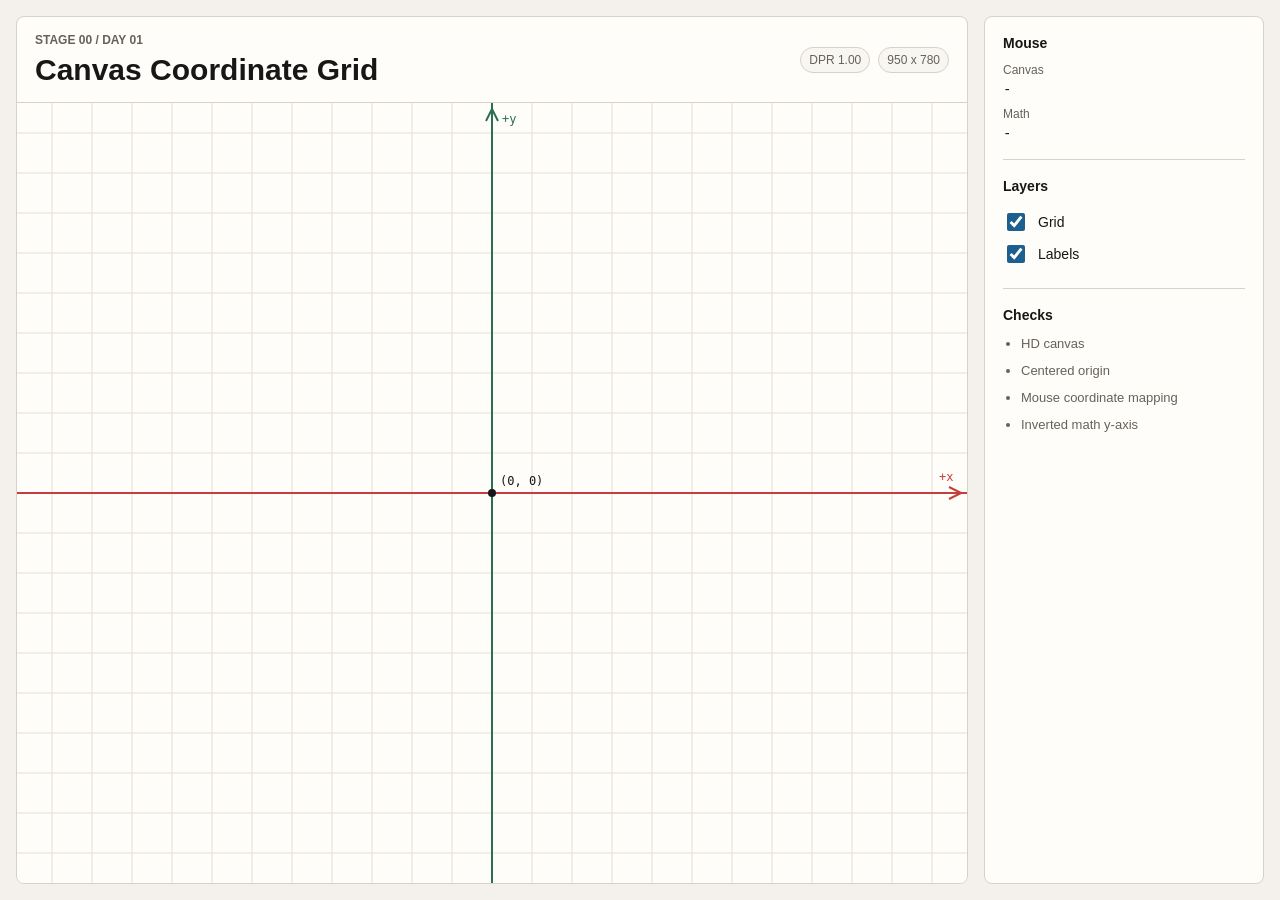
<file: 00-canvas-math-visualizer/01-canvas-coordinate-grid/index.html>
<!DOCTYPE html>
<html lang="zh-CN">
<head>
  <meta charset="UTF-8">
  <meta name="viewport" content="width=device-width, initial-scale=1.0">
  <title>Day 01 - Canvas Coordinate Grid</title>
  <link rel="stylesheet" href="./styles.css">
</head>
<body>
  <main class="app-shell">
    <section class="canvas-stage" aria-labelledby="demo-title">
      <div class="stage-header">
        <div>
          <p class="eyebrow">Stage 00 / Day 01</p>
          <h1 id="demo-title">Canvas Coordinate Grid</h1>
        </div>
        <div class="status-line" aria-live="polite">
          <span id="dprText">DPR 1</span>
          <span id="sizeText">0 x 0</span>
        </div>
      </div>

      <canvas id="mathCanvas" aria-label="Canvas coordinate grid"></canvas>
    </section>

    <aside class="debug-panel" aria-label="Debug values">
      <section>
        <h2>Mouse</h2>
        <dl class="value-list">
          <div>
            <dt>Canvas</dt>
            <dd id="canvasPoint">-</dd>
          </div>
          <div>
            <dt>Math</dt>
            <dd id="mathPoint">-</dd>
          </div>
        </dl>
      </section>

      <section>
        <h2>Layers</h2>
        <label class="toggle-row">
          <input id="gridToggle" type="checkbox" checked>
          <span>Grid</span>
        </label>
        <label class="toggle-row">
          <input id="labelToggle" type="checkbox" checked>
          <span>Labels</span>
        </label>
      </section>

      <section>
        <h2>Checks</h2>
        <ul class="check-list">
          <li>HD canvas</li>
          <li>Centered origin</li>
          <li>Mouse coordinate mapping</li>
          <li>Inverted math y-axis</li>
        </ul>
      </section>
    </aside>
  </main>

  <script type="module" src="./src/main.js"></script>
</body>
</html>
</file>
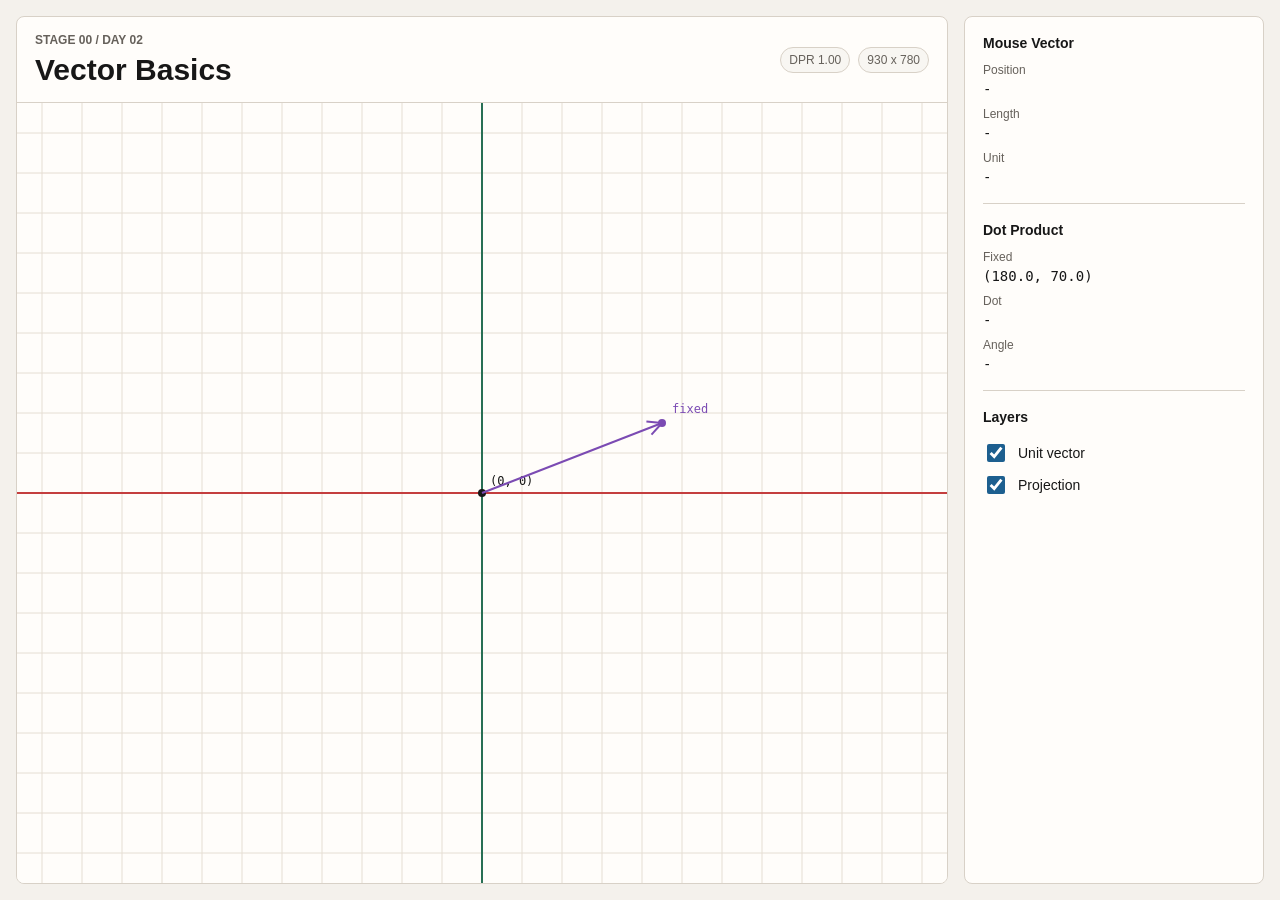
<file: 00-canvas-math-visualizer/02-vector-basics/index.html>
<!DOCTYPE html>
<html lang="zh-CN">
<head>
  <meta charset="UTF-8">
  <meta name="viewport" content="width=device-width, initial-scale=1.0">
  <title>Day 02 - Vector Basics</title>
  <link rel="stylesheet" href="./styles.css">
</head>
<body>
  <main class="app-shell">
    <section class="canvas-stage" aria-labelledby="demo-title">
      <div class="stage-header">
        <div>
          <p class="eyebrow">Stage 00 / Day 02</p>
          <h1 id="demo-title">Vector Basics</h1>
        </div>
        <div class="status-line" aria-live="polite">
          <span id="dprText">DPR 1</span>
          <span id="sizeText">0 x 0</span>
        </div>
      </div>

      <canvas id="vectorCanvas" aria-label="Vector visualizer"></canvas>
    </section>

    <aside class="debug-panel" aria-label="Vector debug values">
      <section>
        <h2>Mouse Vector</h2>
        <dl class="value-list">
          <div>
            <dt>Position</dt>
            <dd id="mouseVectorText">-</dd>
          </div>
          <div>
            <dt>Length</dt>
            <dd id="lengthText">-</dd>
          </div>
          <div>
            <dt>Unit</dt>
            <dd id="unitText">-</dd>
          </div>
        </dl>
      </section>

      <section>
        <h2>Dot Product</h2>
        <dl class="value-list">
          <div>
            <dt>Fixed</dt>
            <dd id="fixedVectorText">-</dd>
          </div>
          <div>
            <dt>Dot</dt>
            <dd id="dotText">-</dd>
          </div>
          <div>
            <dt>Angle</dt>
            <dd id="angleText">-</dd>
          </div>
        </dl>
      </section>

      <section>
        <h2>Layers</h2>
        <label class="toggle-row">
          <input id="unitToggle" type="checkbox" checked>
          <span>Unit vector</span>
        </label>
        <label class="toggle-row">
          <input id="projectionToggle" type="checkbox" checked>
          <span>Projection</span>
        </label>
      </section>
    </aside>
  </main>

  <script type="module" src="./src/main.js"></script>
</body>
</html>
</file>
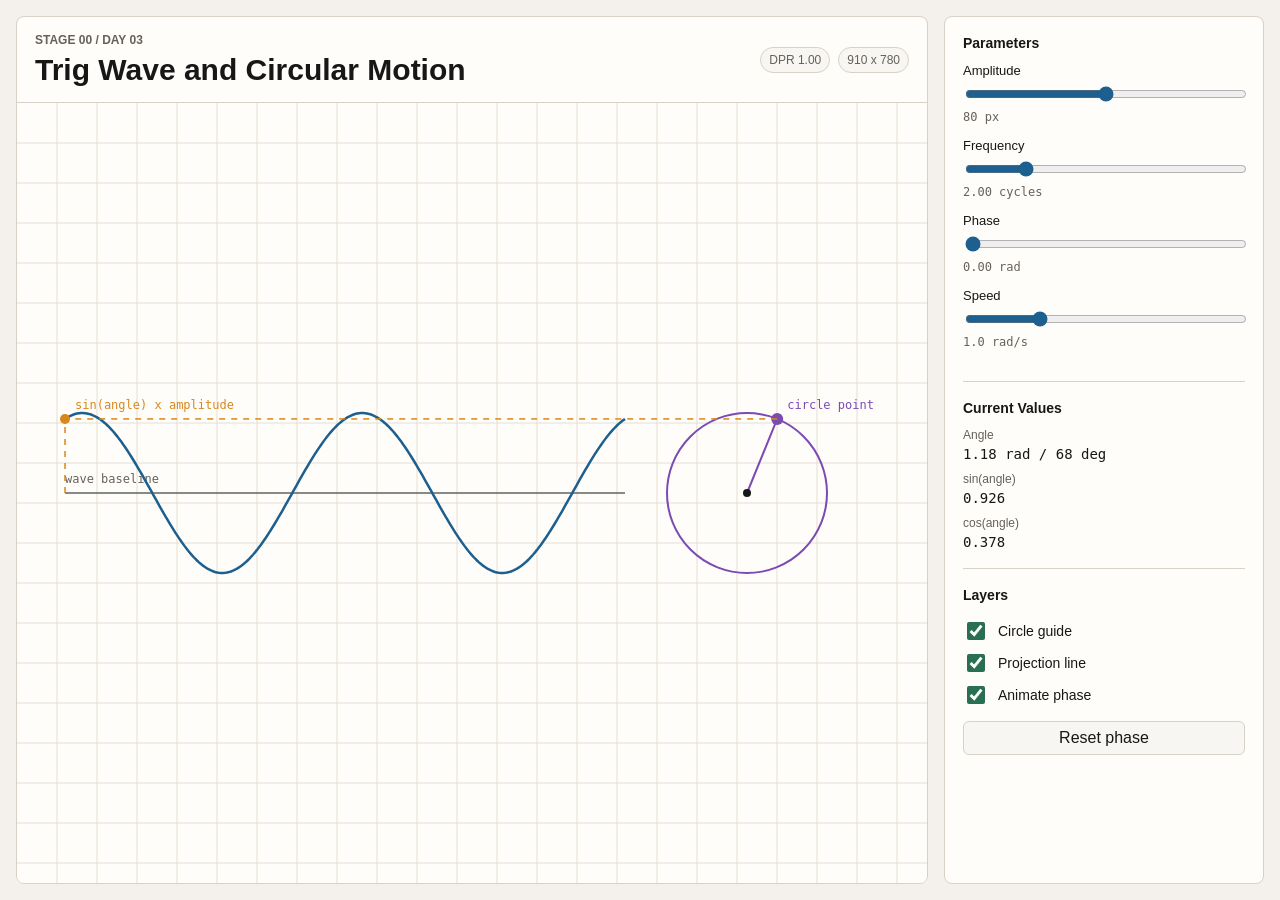
<file: 00-canvas-math-visualizer/03-trig-wave-circular-motion/index.html>
<!DOCTYPE html>
<html lang="zh-CN">
<head>
  <meta charset="UTF-8">
  <meta name="viewport" content="width=device-width, initial-scale=1.0">
  <title>Day 03 - Trig Wave and Circular Motion</title>
  <link rel="stylesheet" href="./styles.css">
</head>
<body>
  <main class="app-shell">
    <section class="canvas-stage" aria-labelledby="demo-title">
      <div class="stage-header">
        <div>
          <p class="eyebrow">Stage 00 / Day 03</p>
          <h1 id="demo-title">Trig Wave and Circular Motion</h1>
        </div>
        <div class="status-line" aria-live="polite">
          <span id="dprText">DPR 1</span>
          <span id="sizeText">0 x 0</span>
        </div>
      </div>

      <canvas id="waveCanvas" aria-label="Sine wave and circular motion visualizer"></canvas>
    </section>

    <aside class="debug-panel" aria-label="Wave controls and debug values">
      <section>
        <h2>Parameters</h2>
        <label class="control-row">
          <span>Amplitude</span>
          <input id="amplitudeInput" type="range" min="20" max="140" step="1" value="80">
          <output id="amplitudeValue">80 px</output>
        </label>
        <label class="control-row">
          <span>Frequency</span>
          <input id="frequencyInput" type="range" min="1" max="6" step="0.25" value="2">
          <output id="frequencyValue">2.00 cycles</output>
        </label>
        <label class="control-row">
          <span>Phase</span>
          <input id="phaseInput" type="range" min="0" max="6.283" step="0.01" value="0">
          <output id="phaseValue">0.00 rad</output>
        </label>
        <label class="control-row">
          <span>Speed</span>
          <input id="speedInput" type="range" min="0" max="4" step="0.1" value="1">
          <output id="speedValue">1.0 rad/s</output>
        </label>
      </section>

      <section>
        <h2>Current Values</h2>
        <dl class="value-list">
          <div>
            <dt>Angle</dt>
            <dd id="angleText">0.00 rad / 0 deg</dd>
          </div>
          <div>
            <dt>sin(angle)</dt>
            <dd id="sinText">0.000</dd>
          </div>
          <div>
            <dt>cos(angle)</dt>
            <dd id="cosText">1.000</dd>
          </div>
        </dl>
      </section>

      <section>
        <h2>Layers</h2>
        <label class="toggle-row">
          <input id="circleToggle" type="checkbox" checked>
          <span>Circle guide</span>
        </label>
        <label class="toggle-row">
          <input id="projectionToggle" type="checkbox" checked>
          <span>Projection line</span>
        </label>
        <label class="toggle-row">
          <input id="animateToggle" type="checkbox" checked>
          <span>Animate phase</span>
        </label>
        <button id="resetButton" type="button">Reset phase</button>
      </section>
    </aside>
  </main>

  <script type="module" src="./src/main.js"></script>
</body>
</html>
</file>
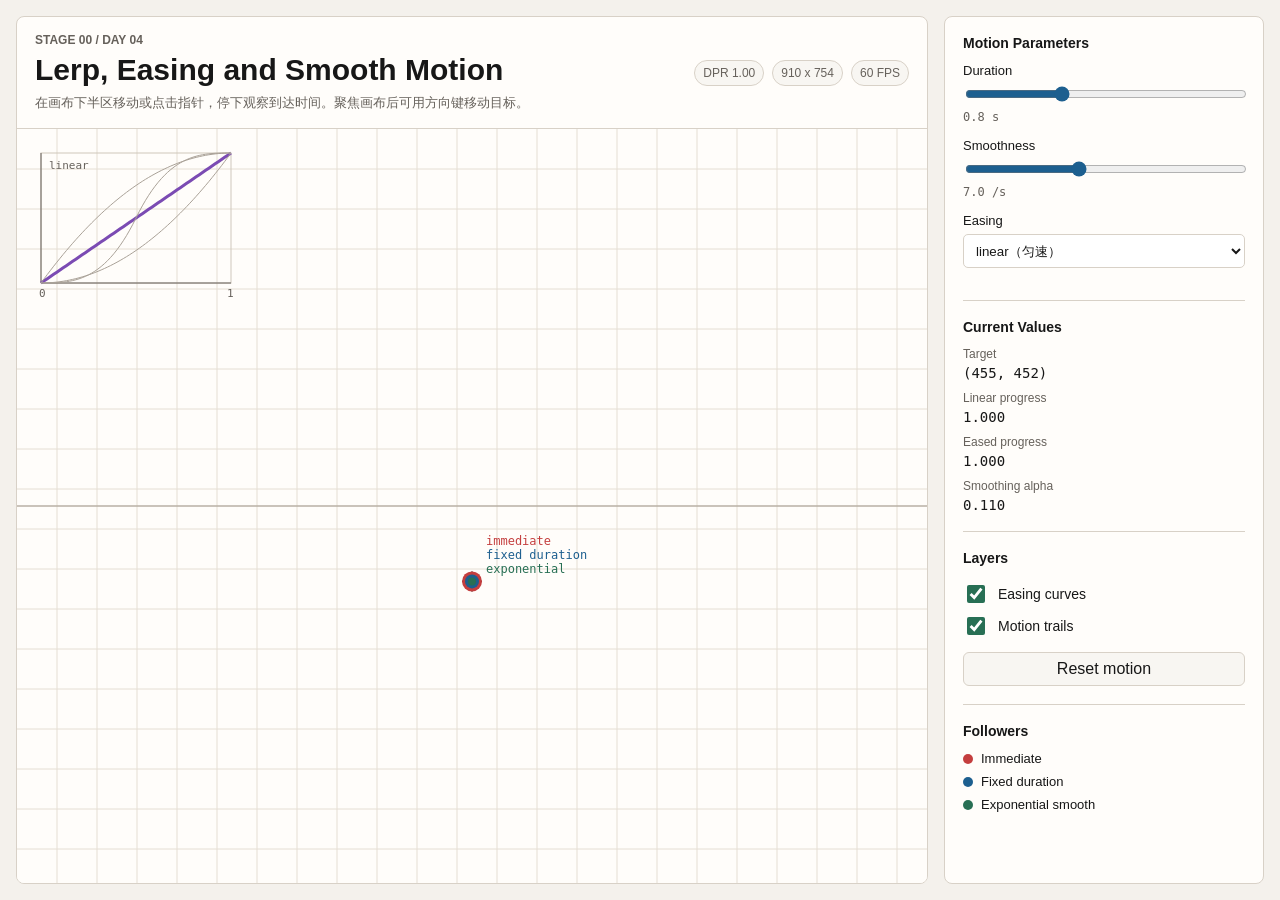
<file: 00-canvas-math-visualizer/04-lerp-easing-smooth-motion/index.html>
<!DOCTYPE html>
<html lang="zh-CN">
<head>
  <meta charset="UTF-8">
  <meta name="viewport" content="width=device-width, initial-scale=1.0">
  <title>Day 04 - Lerp, Easing and Smooth Motion</title>
  <link rel="stylesheet" href="./styles.css">
</head>
<body>
  <main class="app-shell">
    <section class="canvas-stage" aria-labelledby="demo-title">
      <div class="stage-header">
        <div>
          <p class="eyebrow">Stage 00 / Day 04</p>
          <h1 id="demo-title">Lerp, Easing and Smooth Motion</h1>
          <p class="stage-hint" id="motionHint">在画布下半区移动或点击指针，停下观察到达时间。聚焦画布后可用方向键移动目标。</p>
        </div>
        <div class="status-line">
          <span id="dprText">DPR 1</span>
          <span id="sizeText">0 x 0</span>
          <span id="fpsText">0 FPS</span>
        </div>
      </div>

      <canvas id="motionCanvas" tabindex="0" aria-describedby="motionHint" aria-label="Lerp、easing 和平滑跟随可视化">请使用支持 Canvas 的浏览器。右侧提供跟随点图例和实时数值。</canvas>
    </section>

    <aside class="debug-panel" aria-label="插值参数和调试数值">
      <section>
        <h2>Motion Parameters</h2>
        <label class="control-row">
          <span>Duration</span>
          <input id="durationInput" type="range" min="0.2" max="2" step="0.1" value="0.8">
          <output id="durationValue">0.8 s</output>
        </label>
        <label class="control-row">
          <span>Smoothness</span>
          <input id="smoothnessInput" type="range" min="1" max="16" step="0.5" value="7">
          <output id="smoothnessValue">7.0 /s</output>
        </label>
        <label class="control-row">
          <span>Easing</span>
          <select id="easingSelect">
            <option value="linear" selected>linear（匀速）</option>
            <option value="easeInQuad">ease-in</option>
            <option value="easeOutQuad">ease-out</option>
            <option value="easeInOutCubic">ease-in-out</option>
          </select>
        </label>
      </section>

      <section>
        <h2>Current Values</h2>
        <dl class="value-list">
          <div>
            <dt>Target</dt>
            <dd id="targetText">-</dd>
          </div>
          <div>
            <dt>Linear progress</dt>
            <dd id="progressText">0.000</dd>
          </div>
          <div>
            <dt>Eased progress</dt>
            <dd id="easedText">0.000</dd>
          </div>
          <div>
            <dt>Smoothing alpha</dt>
            <dd id="alphaText">0.000</dd>
          </div>
        </dl>
      </section>

      <section>
        <h2>Layers</h2>
        <label class="toggle-row">
          <input id="curvesToggle" type="checkbox" checked>
          <span>Easing curves</span>
        </label>
        <label class="toggle-row">
          <input id="trailsToggle" type="checkbox" checked>
          <span>Motion trails</span>
        </label>
        <button id="resetButton" type="button">Reset motion</button>
      </section>

      <section class="legend" aria-label="跟随点图例">
        <h2>Followers</h2>
        <p><span class="swatch swatch-immediate"></span>Immediate</p>
        <p><span class="swatch swatch-duration"></span>Fixed duration</p>
        <p><span class="swatch swatch-smooth"></span>Exponential smooth</p>
      </section>
    </aside>
  </main>

  <script type="module" src="./src/main.js"></script>
</body>
</html>
</file>
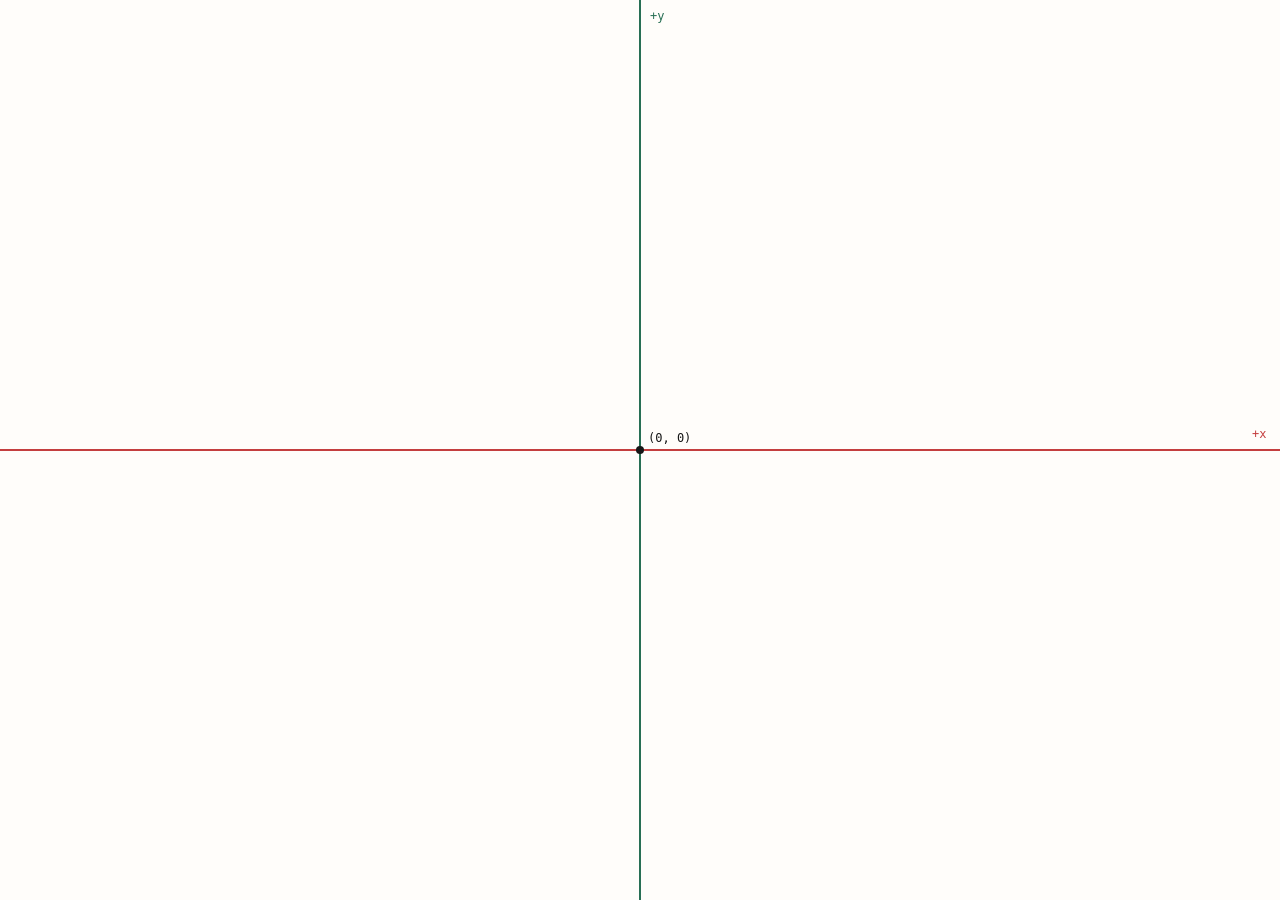
<file: 00-canvas-math-visualizer/01-canvas-coordinate-grid/demo/index.html>
<!DOCTYPE html>
<html lang="en">

<head>
    <meta charset="UTF-8">
    <meta name="viewport" content="width=device-width, initial-scale=1.0">
    <title>Document</title>
</head>

<body>
    <style>
        body {
            margin: 0;
            padding: 0;
        }

        canvas {
            display: block;
            width: 100vw;
            height: 100vh;
        }
    </style>

    <canvas id="mathCanvas"></canvas>

    <script>
        const canvas = document.querySelector('#mathCanvas')
        const ctx = canvas.getContext("2d");

        const state = {
            width: 0,
            height: 0,
            dpr: 1,
            mouse: null,
            showGrid: true,
            showLabels: true,
        };

        function render() {
            ctx.clearRect(0, 0, state.width, state.height);
            ctx.fillStyle = "#fffdfa";
            ctx.fillRect(0, 0, state.width, state.height);

            // drawGrid();
            drawAxes();
            drawMousePoint();
        }

        function resizeCanvas() {
            const rect = canvas.getBoundingClientRect();
            state.width = Math.floor(rect.width);
            state.height = Math.floor(rect.height);
            state.dpr = Math.max(1, window.devicePixelRatio || 1);

            canvas.width = Math.floor(state.width * state.dpr);
            canvas.height = Math.floor(state.height * state.dpr);
            ctx.setTransform(state.dpr, 0, 0, state.dpr, 0, 0);

            render();
        }
        
        function drawLine(x1, y1, x2, y2, color, width = 1) {
            ctx.beginPath();
            ctx.moveTo(x1, y1);
            ctx.lineTo(x2, y2);
            ctx.strokeStyle = color;
            ctx.lineWidth = width;
            ctx.stroke();
        }
        
        function drawCircle(x, y, radius, color) {
            ctx.beginPath();
            ctx.arc(x, y, radius, 0, Math.PI * 2);
            ctx.fillStyle = color;
            ctx.fill();
        }

        function drawGrid() {
            if (!state.showGrid) return;

            const step = 40;
            const centerX = state.width / 2;
            const centerY = state.height / 2;

            for (let x = centerX % step; x <= state.width; x += step) {
                drawLine(x, 0, x, state.height, "#e5ded3");
            }

            for (let y = centerY % step; y <= state.height; y += step) {
                drawLine(0, y, state.width, y, "#e5ded3");
            }
        }

        function drawAxes() {
            const centerX = state.width / 2;
            const centerY = state.height / 2;

            drawLine(0, centerY, state.width, centerY, "#c43e3e", 2);
            drawLine(centerX, 0, centerX, state.height, "#286f54", 2);
            drawCircle(centerX, centerY, 4, "#171717");

            if (!state.showLabels) return;
            ctx.font = "12px Consolas, monospace";
            ctx.fillStyle = "#c43e3e";
            ctx.fillText("+x", state.width - 28, centerY - 12);
            ctx.fillStyle = "#286f54";
            ctx.fillText("+y", centerX + 10, 20);
            ctx.fillStyle = "#171717";
            ctx.fillText("(0, 0)", centerX + 8, centerY - 8);
        }

        function getCanvasPoint(event) {
            const rect = canvas.getBoundingClientRect();

            return {
                x: event.clientX - rect.left,
                y: event.clientY - rect.top,
            };
        }

        function toMathPoint(point, canvasWidth, canvasHeight) {
            return {
                x: point.x - canvasWidth / 2,
                y: canvasHeight / 2 - point.y,
            };
        }

        function updateMouse(event) {
            event.preventDefault();
            const canvasPoint = getCanvasPoint(event);
            const mathPoint = toMathPoint(canvasPoint, state.width, state.height);

            state.mouse = {
                canvas: canvasPoint,
                math: mathPoint,
            };

            render();
        }

        function drawMousePoint() {
            if (!state.mouse) return;
            const canvasPoint = state.mouse.canvas;
            const mathPoint = state.mouse.math;
            const centerX = state.width / 2;
            const centerY = state.height / 2;

            drawLine(centerX, centerY, canvasPoint.x, canvasPoint.y, "#1d5f8f", 1.5);
            drawCircle(canvasPoint.x, canvasPoint.y, 4, "#d88719");
            ctx.font = "12px Consolas, monospace";
            ctx.fillStyle = "#171717";
            ctx.fillText(
                `math (${mathPoint.x.toFixed(1)}, ${mathPoint.y.toFixed(1)})`,
                Math.min(canvasPoint.x + 12, state.width - 150),
                Math.max(canvasPoint.y - 12, 18)
            );
        }

        canvas.addEventListener('mousemove', updateMouse);
        window.addEventListener('resize', resizeCanvas);

        resizeCanvas();
    </script>

</body>

</html>
</file>
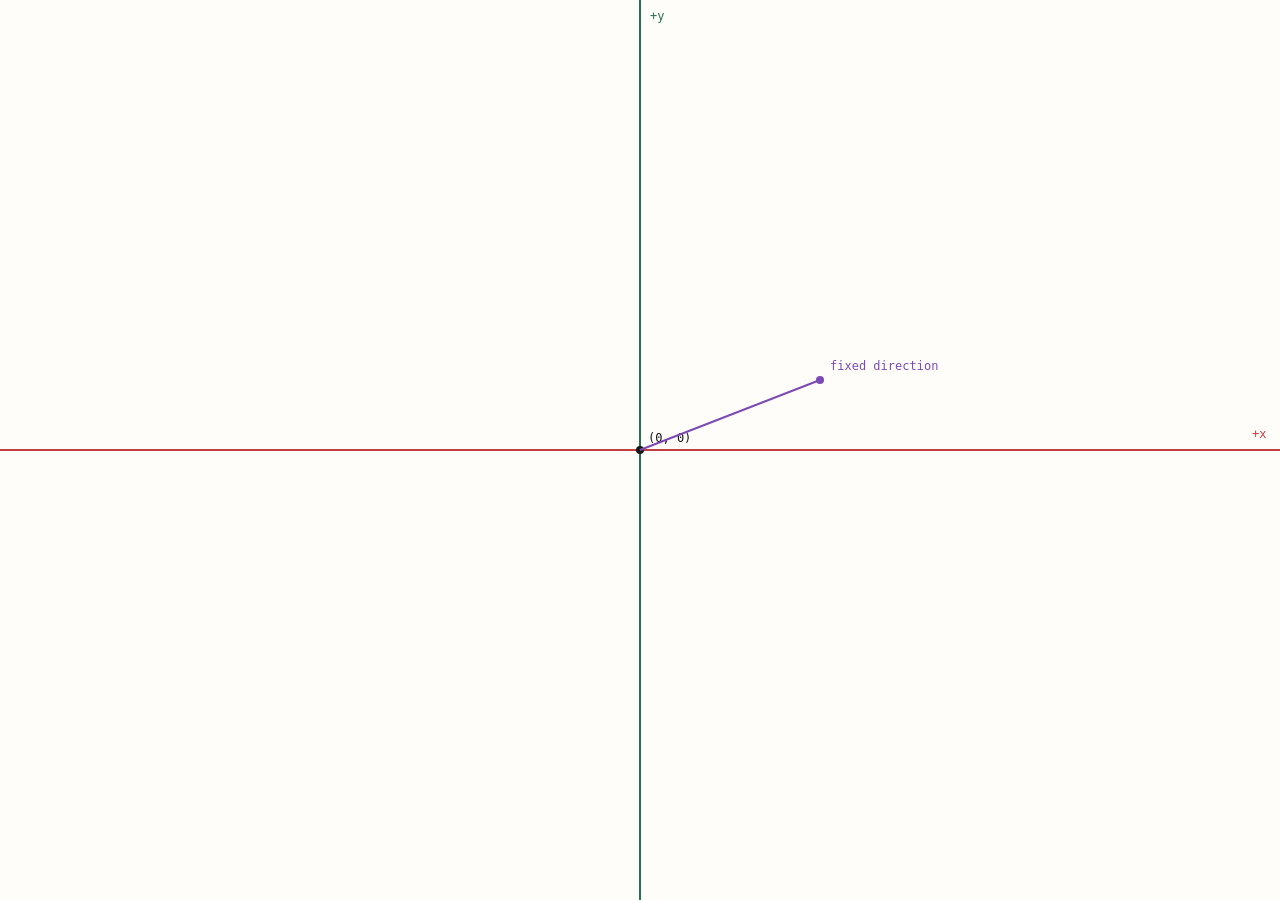
<file: 00-canvas-math-visualizer/02-vector-basics/demo/index.html>
<!DOCTYPE html>
<html lang="en">

<head>
    <meta charset="UTF-8">
    <meta name="viewport" content="width=device-width, initial-scale=1.0">
    <title>Document</title>
</head>

<body>
    <style>
        body {
            margin: 0;
            padding: 0;
        }

        canvas {
            display: block;
            width: 100vw;
            height: 100vh;
        }
    </style>

    <canvas id="mathCanvas"></canvas>

    <script>
        

        class Vector2 {
            
            constructor(x = 0, y = 0) {
                this.x = x;
                this.y = y;
            }

            

            add(vector) {
                return new Vector2(this.x + vector.x, this.y + vector.y)
            }

            
            subtract(vector) {
                return new Vector2(this.x - vector.x, this.y - vector.y)
            }

          
            dot(vector) {
                return this.x * vector.x + this.y * vector.y;
            }

           
            magnitude() {
                return Math.hypot(this.x, this.y)
            }

           
            normalize() {
                const length = this.magnitude()
                if (length === 0) return new Vector2(0, 0)
                return this.scale(1 / length)
            }

            
            scale(scalar) {
                return new Vector2(this.x * scalar, this.y * scalar)
            }


        }

        const canvasElement = document.querySelector('#mathCanvas')
        if (!(canvasElement instanceof HTMLCanvasElement)) {
            throw new Error("Canvas element not found");
        }
        const canvas = canvasElement;

        const context = canvas.getContext("2d");
        if (!context) {
            throw new Error("2D canvas context is not available");
        }
        const ctx = context;

        const state = {
            width: 0,
            height: 0,
            dpr: 1,
            mouse: null,
            fixedVector: new Vector2(180, 70),
            showGrid: true,
            showLabels: true,
        };

        function render() {
            ctx.clearRect(0, 0, state.width, state.height);
            ctx.fillStyle = "#fffdfa";
            ctx.fillRect(0, 0, state.width, state.height);

            drawAxes();
            drawFixedVector();
            drawProjection();
            drawMousePoint();
            drawArrow()
        }

        function resizeCanvas() {
            const rect = canvas.getBoundingClientRect();
            state.width = Math.floor(rect.width);
            state.height = Math.floor(rect.height);
            state.dpr = Math.max(1, window.devicePixelRatio || 1);

            canvas.width = Math.floor(state.width * state.dpr);
            canvas.height = Math.floor(state.height * state.dpr);
            ctx.setTransform(state.dpr, 0, 0, state.dpr, 0, 0);

            render();
        }

        
        function drawLine(x1, y1, x2, y2, color, width = 1) {
            ctx.beginPath();
            ctx.moveTo(x1, y1);
            ctx.lineTo(x2, y2);
            ctx.strokeStyle = color;
            ctx.lineWidth = width;
            ctx.stroke();
        }

        
        function drawCircle(x, y, radius, color) {
            ctx.beginPath();
            ctx.arc(x, y, radius, 0, Math.PI * 2);
            ctx.fillStyle = color;
            ctx.fill();
        }

        
        function toCanvasPoint(mathVector) {
            return new Vector2(
                state.width / 2 + mathVector.x,
                state.height / 2 - mathVector.y
            )
        }

        function drawFixedVector() {
            const centerX = state.width / 2;
            const centerY = state.height / 2;
            const end = toCanvasPoint(state.fixedVector);

            drawLine(centerX, centerY, end.x, end.y, "#7b4bb3", 2);
            drawCircle(end.x, end.y, 4, "#7b4bb3");

            ctx.font = "12px Consolas, monospace";
            ctx.fillStyle = "#7b4bb3";
            ctx.fillText("fixed direction", end.x + 10, end.y - 10);
        }

        function drawProjection() {
            if (!state.mouse) return;

            const fixedUnit = state.fixedVector.normalize();
            // 投影长度 = 鼠标向量和“固定方向单位向量”的点积。
            const projectionLength = state.mouse.math.dot(fixedUnit);
            // 将投影长度放回固定方向上，得到从原点出发的投影向量。
            const projection = fixedUnit.scale(projectionLength);
            const projectionPoint = toCanvasPoint(projection);
            const mousePoint = state.mouse.canvas;
            const centerX = state.width / 2;
            const centerY = state.height / 2;

            drawLine(centerX, centerY, projectionPoint.x, projectionPoint.y, "#4e768b", 2);
            drawLine(mousePoint.x, mousePoint.y, projectionPoint.x, projectionPoint.y, "#4e768b", 1);
            drawCircle(projectionPoint.x, projectionPoint.y, 5, "#4e768b");

            ctx.font = "12px Consolas, monospace";
            ctx.fillStyle = "#4e768b";
            ctx.fillText(
                `projection = dot(mouse, fixed unit)`,
                Math.min(projectionPoint.x + 10, state.width - 260),
                Math.max(projectionPoint.y + 18, 18)
            );
        }

        function drawArrow() {
            if (!state.mouse) return;
            const origin = new Vector2(state.width / 2, state.height / 2);
            const end = state.mouse.canvas;
            const directive = end.subtract(origin).normalize();
            const normal = new Vector2(-directive.y, directive.x)
            const headLength = 14;
            const headWidth = 7;
            const left = end.subtract(directive.scale(headLength)).add(normal.scale(headWidth))
            const right = end.subtract(directive.scale(headLength)).subtract(normal.scale(headWidth))
            drawLine(end.x, end.y, left.x, left.y, "#1d5f8f", 1.5);
            drawLine(end.x, end.y, right.x, right.y, "#1d5f8f", 1.5);
        }


        function drawAxes() {
            const centerX = state.width / 2;
            const centerY = state.height / 2;

            drawLine(0, centerY, state.width, centerY, "#c43e3e", 2);
            drawLine(centerX, 0, centerX, state.height, "#286f54", 2);
            drawCircle(centerX, centerY, 4, "#171717");

            if (!state.showLabels) return;
            ctx.font = "12px Consolas, monospace";
            ctx.fillStyle = "#c43e3e";
            ctx.fillText("+x", state.width - 28, centerY - 12);
            ctx.fillStyle = "#286f54";
            ctx.fillText("+y", centerX + 10, 20);
            ctx.fillStyle = "#171717";
            ctx.fillText("(0, 0)", centerX + 8, centerY - 8);
        }

        function getCanvasPoint(event) {
            const rect = canvas.getBoundingClientRect();
            const isTouchEvent = typeof TouchEvent !== "undefined" && event instanceof TouchEvent;
            const source = isTouchEvent ? event.touches[0] ?? event.changedTouches[0] : event;

            if (!source) {
                return new Vector2(0, 0);
            }

            return new Vector2(source.clientX - rect.left, source.clientY - rect.top)
        }

      
        function toMathVector(point, canvasWidth, canvasHeight) {
            return new Vector2(point.x - canvasWidth / 2, canvasHeight / 2 - point.y)
        }

      
        function updateMouse(event) {
            event.preventDefault();
            const canvasPoint = getCanvasPoint(event);
            const mathPoint = toMathVector(canvasPoint, state.width, state.height);

            state.mouse = {
                canvas: canvasPoint,
                math: mathPoint,
            };

            render();
        }

        function drawMousePoint() {
            if (!state.mouse) return;
            const canvasPoint = state.mouse.canvas;
            const mathPoint = state.mouse.math;
            const centerX = state.width / 2;
            const centerY = state.height / 2;

            drawLine(centerX, centerY, canvasPoint.x, canvasPoint.y, "#1d5f8f", 1.5);
            drawCircle(canvasPoint.x, canvasPoint.y, 4, "#d88719");
            ctx.font = "12px Consolas, monospace";
            ctx.fillStyle = "#171717";
            ctx.fillText(
                `math (${mathPoint.x.toFixed(1)}, ${mathPoint.y.toFixed(1)})`,
                Math.min(canvasPoint.x + 12, state.width - 150),
                Math.max(canvasPoint.y - 12, 18)
            );
        }

        canvas.addEventListener('mousemove', updateMouse);
        window.addEventListener('resize', resizeCanvas);

        resizeCanvas();
    </script>

</body>

</html>
</file>
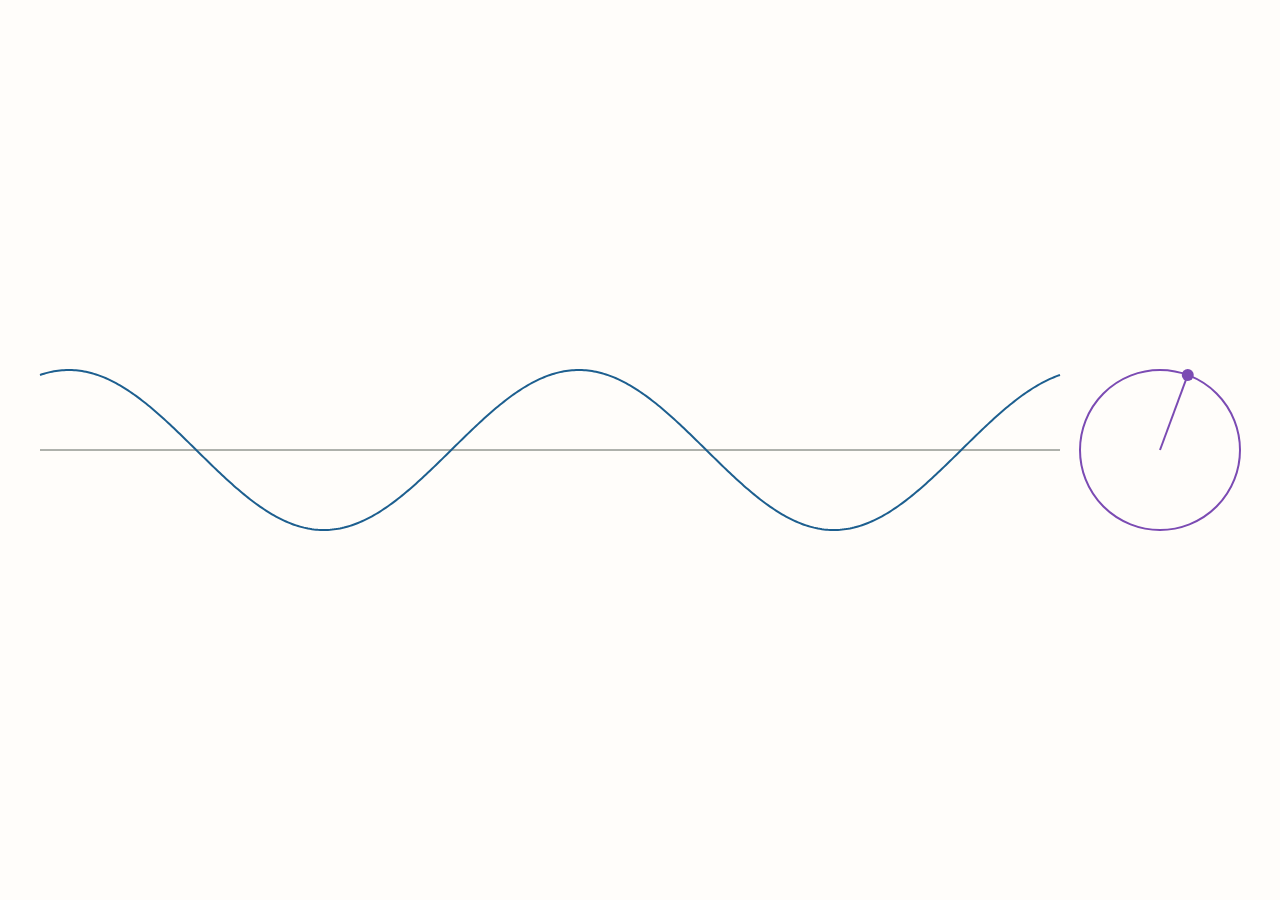
<file: 00-canvas-math-visualizer/03-trig-wave-circular-motion/demo/index.html>
<!DOCTYPE html>
<html lang="zh-CN">
<head>
  <meta charset="UTF-8">
  <meta name="viewport" content="width=device-width, initial-scale=1.0">
  <title>Day 03 Demo - Minimal Sine Wave</title>
</head>
<body>
  <style>
    body {
      margin: 0;
      background: #f4f1ec;
    }

    canvas {
      display: block;
      width: 100vw;
      height: 100vh;
    }
  </style>

  <canvas id="waveCanvas"></canvas>

  <script>
    const canvas = document.querySelector("#waveCanvas");
    const ctx = canvas.getContext("2d");
    const TAU = Math.PI * 2;

    const state = {
      width: 0,
      height: 0,
      dpr: 1,
      amplitude: 80,
      frequency: 2,
      phase: 0,
      lastTime: 0,
    };

    function resizeCanvas() {
      const rect = canvas.getBoundingClientRect();
      state.width = Math.floor(rect.width);
      state.height = Math.floor(rect.height);
      state.dpr = Math.max(1, window.devicePixelRatio || 1);

      canvas.width = Math.floor(state.width * state.dpr);
      canvas.height = Math.floor(state.height * state.dpr);
      ctx.setTransform(state.dpr, 0, 0, state.dpr, 0, 0);
    }

    function drawLine(x1, y1, x2, y2, color, width = 1) {
      ctx.beginPath();
      ctx.moveTo(x1, y1);
      ctx.lineTo(x2, y2);
      ctx.strokeStyle = color;
      ctx.lineWidth = width;
      ctx.stroke();
    }

    function drawCircle(x, y, radius, color) {
      ctx.beginPath();
      ctx.arc(x, y, radius, 0, TAU);
      ctx.fillStyle = color;
      ctx.fill();
    }

    function drawSineWave() {
      const baselineY = state.height / 2;
      const startX = 40;
      const endX = state.width - 220;
      const waveWidth = endX - startX;

      drawLine(startX, baselineY, endX, baselineY, "#5f665f", 1);

      ctx.beginPath();
      for (let x = startX; x <= endX; x += 2) {
        const progress = (x - startX) / waveWidth;
        const angle = progress * state.frequency * TAU + state.phase;
        const y = baselineY - Math.sin(angle) * state.amplitude;

        if (x === startX) {
          ctx.moveTo(x, y);
        } else {
          ctx.lineTo(x, y);
        }
      }

      ctx.strokeStyle = "#1d5f8f";
      ctx.lineWidth = 2;
      ctx.stroke();
    }

    function drawCircleGuide() {
      const centerX = state.width - 120;
      const centerY = state.height / 2;
      const pointX = centerX + Math.cos(state.phase) * state.amplitude;
      const pointY = centerY - Math.sin(state.phase) * state.amplitude;

      ctx.beginPath();
      ctx.arc(centerX, centerY, state.amplitude, 0, TAU);
      ctx.strokeStyle = "#7b4bb3";
      ctx.lineWidth = 2;
      ctx.stroke();

      drawLine(centerX, centerY, pointX, pointY, "#7b4bb3", 2);
      drawCircle(pointX, pointY, 6, "#7b4bb3");
    }

    function render() {
      ctx.clearRect(0, 0, state.width, state.height);
      ctx.fillStyle = "#fffdfa";
      ctx.fillRect(0, 0, state.width, state.height);

      drawSineWave();
      drawCircleGuide();
    }

    function tick(timestamp) {
      if (state.lastTime === 0) state.lastTime = timestamp;
      const deltaSeconds = (timestamp - state.lastTime) / 1000;
      state.lastTime = timestamp;
      state.phase += deltaSeconds;

      render();
      requestAnimationFrame(tick);
    }

    window.addEventListener("resize", () => {
      resizeCanvas();
      render();
    });

    resizeCanvas();
    requestAnimationFrame(tick);
  </script>
</body>
</html>
</file>
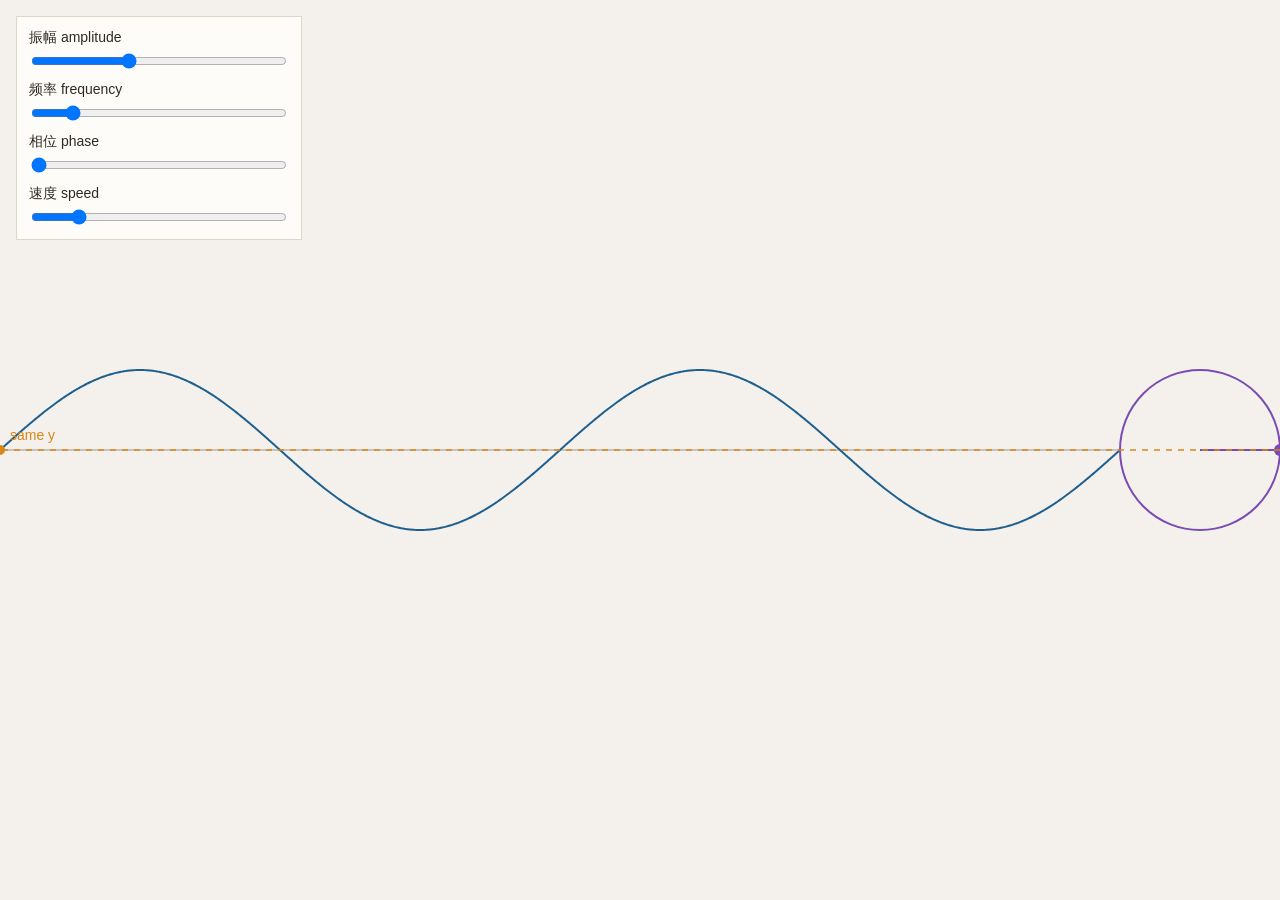
<file: 00-canvas-math-visualizer/03-trig-wave-circular-motion/demo/index2.html>
<!DOCTYPE html>
<html lang="zh-CN">

<head>
    <meta charset="UTF-8">
    <meta name="viewport" content="width=device-width, initial-scale=1.0">
    <title>Day 03 Demo - Sine Wave Controls</title>
</head>

<body>
    <style>
        body {
            margin: 0;
            background: #f4f1ec;
            font-family: Arial, sans-serif;
        }

        canvas {
            display: block;
            width: 100vw;
            height: 100vh;
        }

        .controls {
            position: fixed;
            left: 16px;
            top: 16px;
            display: grid;
            gap: 10px;
            width: 260px;
            padding: 12px;
            background: rgba(255, 253, 250, 0.9);
            border: 1px solid #dfd6c8;
            z-index: 1;
        }

        label {
            display: grid;
            gap: 4px;
            color: #2f2a24;
            font-size: 14px;
        }
    </style>

    <div class="controls">
        <label>
            振幅 amplitude
            <input id="amplitudeInput" type="range" min="20" max="180" value="80">
        </label>
        <label>
            频率 frequency
            <input id="frequencyInput" type="range" min="1" max="8" value="2">
        </label>
        <label>
            相位 phase
            <input id="phaseInput" type="range" min="0" max="6.28" step="0.01" value="0">
        </label>
        <label>
            速度 speed
            <input id="speedInput" type="range" min="0" max="6" step="0.1" value="1">
        </label>
    </div>

    <canvas id="waveCanvas"></canvas>

    <script>
        const canvas = document.querySelector('#waveCanvas')
        const ctx = canvas.getContext('2d')
        const amplitudeInput = document.querySelector('#amplitudeInput')
        const frequencyInput = document.querySelector('#frequencyInput')
        const phaseInput = document.querySelector('#phaseInput')
        const speedInput = document.querySelector('#speedInput')
        // 一整圈是 2π 弧度，后面用它表示一个完整周期。
        const TAU = Math.PI * 2

        let amplitude = Number(amplitudeInput.value)
        let frequency = Number(frequencyInput.value)
        let phase = Number(phaseInput.value)
        let speed = Number(speedInput.value)
        let elapsed = 0
        let lastTime = 0

        function render() {
            const rect = canvas.getBoundingClientRect()
            const dpr = Math.max(1, window.devicePixelRatio || 1)
            const width = rect.width
            const height = rect.height

            // 同步 canvas 的真实绘图尺寸，否则 CSS 放大后坐标会对不上。
            canvas.width = Math.floor(width * dpr)
            canvas.height = Math.floor(height * dpr)
            ctx.setTransform(dpr, 0, 0, dpr, 0, 0)

            const baselineY = height / 2
            const circleX = width - amplitude
            const circleY = baselineY
            const waveStartX = 0
            const waveEndX = Math.max(waveStartX + 120, circleX - amplitude )
            const waveWidth = waveEndX - waveStartX
            // 手动 phase 决定起点，elapsed * speed 让角度随时间增加。
            const angle = phase + elapsed * speed
            const circlePointX = circleX + Math.cos(angle) * amplitude
            const circlePointY = circleY - Math.sin(angle) * amplitude

            ctx.clearRect(0, 0, width, height)

            // 先画波形中线，方便观察振幅是从这条线向上、向下摆动。
            ctx.beginPath()
            ctx.moveTo(waveStartX, baselineY)
            ctx.lineTo(waveEndX, baselineY)
            ctx.strokeStyle = '#9b9388'
            ctx.lineWidth = 1
            ctx.stroke()

            // 再画正弦波：波形起点使用 phase，所以它和圆周点的高度一致。
            ctx.beginPath()

            for (let x = waveStartX; x <= waveEndX; x += 1) {
                const progress = (x - waveStartX) / waveWidth
                // progress 决定横向进度，frequency 决定周期数量，phase 决定整体偏移。
                const waveAngle = progress * frequency * TAU + angle
                const y = baselineY - Math.sin(waveAngle) * amplitude

                if (x === waveStartX) {
                    ctx.moveTo(x, y)
                } else {
                    ctx.lineTo(x, y)
                }
            }

            ctx.strokeStyle = '#1d5f8f'
            ctx.lineWidth = 2
            ctx.stroke()

            // 画右侧圆：cos 决定左右位置，sin 决定上下位置。
            ctx.beginPath()
            ctx.arc(circleX, circleY, amplitude, 0, TAU)
            ctx.strokeStyle = '#7b4bb3'
            ctx.lineWidth = 2
            ctx.stroke()

            ctx.beginPath()
            ctx.moveTo(circleX, circleY)
            ctx.lineTo(circlePointX, circlePointY)
            ctx.strokeStyle = '#7b4bb3'
            ctx.lineWidth = 2
            ctx.stroke()

            ctx.beginPath()
            ctx.arc(circlePointX, circlePointY, 6, 0, TAU)
            ctx.fillStyle = '#7b4bb3'
            ctx.fill()

            // 把圆周点的 y 高度投影到波形起点，观察正弦波来自圆周运动的垂直变化。
            ctx.save()
            ctx.setLineDash([6, 6])
            ctx.beginPath()
            ctx.moveTo(circlePointX, circlePointY)
            ctx.lineTo(waveStartX, circlePointY)
            ctx.lineTo(waveStartX, baselineY)
            ctx.strokeStyle = '#d88719'
            ctx.lineWidth = 1.5
            ctx.stroke()
            ctx.restore()

            ctx.beginPath()
            ctx.arc(waveStartX, circlePointY, 5, 0, TAU)
            ctx.fillStyle = '#d88719'
            ctx.fill()

            ctx.font = '14px Arial, sans-serif'
            ctx.fillStyle = '#7b4bb3'
            ctx.fillText('circle point', circlePointX + 10, circlePointY - 10)
            ctx.fillStyle = '#d88719'
            ctx.fillText('same y', waveStartX + 10, circlePointY - 10)
        }

        amplitudeInput.addEventListener('input', () => {
            amplitude = Number(amplitudeInput.value)
            render()
        })

        frequencyInput.addEventListener('input', () => {
            frequency = Number(frequencyInput.value)
            render()
        })

        phaseInput.addEventListener('input', () => {
            phase = Number(phaseInput.value)
            render()
        })

        speedInput.addEventListener('input', () => {
            speed = Number(speedInput.value)
            render()
        })

        window.addEventListener('resize', () => {
            render()
        })

        function tick(timestamp) {
            if (lastTime === 0) {
                lastTime = timestamp
            }

            // 用秒作为时间单位，让动画速度不依赖屏幕帧率。
            const deltaSeconds = (timestamp - lastTime) / 1000
            lastTime = timestamp
            elapsed += deltaSeconds

            render()
            requestAnimationFrame(tick)
        }

        render()
        // requestAnimationFrame(tick)
    </script>
</body>

</html>
</file>
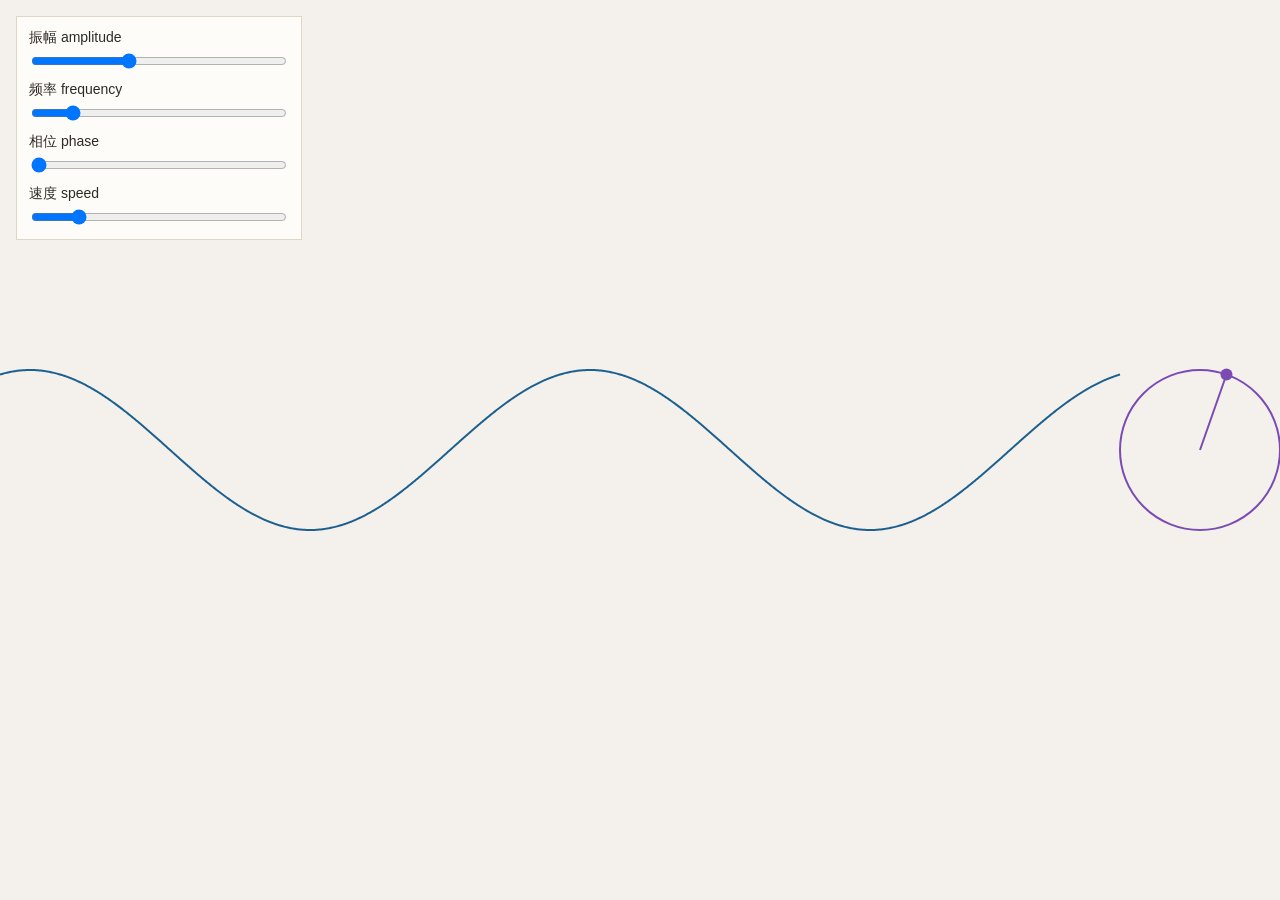
<file: 00-canvas-math-visualizer/03-trig-wave-circular-motion/demo/index3.html>
<!DOCTYPE html>
<html lang="en">

<head>
    <meta charset="UTF-8">
    <meta name="viewport" content="width=device-width, initial-scale=1.0">
    <title>Document</title>
</head>

<body>
    <style>
        body {
            margin: 0;
            background: #f4f1ec;
            font-family: Arial, sans-serif;
        }

        canvas {
            display: block;
            width: 100vw;
            height: 100vh;
        }

        .controls {
            position: fixed;
            left: 16px;
            top: 16px;
            display: grid;
            gap: 10px;
            width: 260px;
            padding: 12px;
            background: rgba(255, 253, 250, 0.9);
            border: 1px solid #dfd6c8;
            z-index: 1;
        }

        label {
            display: grid;
            gap: 4px;
            color: #2f2a24;
            font-size: 14px;
        }
    </style>
    <div class="controls">
        <label>
            振幅 amplitude
            <input id="amplitudeInput" type="range" min="20" max="180" value="80">
        </label>
        <label>
            频率 frequency
            <input id="frequencyInput" type="range" min="1" max="8" value="2">
        </label>
        <label>
            相位 phase
            <input id="phaseInput" type="range" min="0" max="6.28" step="0.01" value="0">
        </label>
        <label>
            速度 speed
            <input id="speedInput" type="range" min="0" max="6" step="0.1" value="1">
        </label>
    </div>

    <canvas id="waveCanvas"></canvas>

    <script>
        const canvas = document.querySelector('#waveCanvas')
        const ctx = canvas.getContext('2d')
        const amplitudeInput = document.querySelector('#amplitudeInput')
        const frequencyInput = document.querySelector('#frequencyInput')
        const phaseInput = document.querySelector('#phaseInput')
        const speedInput = document.querySelector('#speedInput')

        const TAU = Math.PI * 2

        let amplitude = Number(amplitudeInput.value)
        let frequency = Number(frequencyInput.value)
        let phase = Number(phaseInput.value)
        let speed = Number(speedInput.value)
        let elapsed = 0
        let lastTime = 0

        function render() {
            const rect = canvas.getBoundingClientRect()
            const dpr = Math.max(1, window.devicePixelRatio || 1)

            canvas.width = Math.floor(rect.width * dpr)
            canvas.height = Math.floor(rect.height * dpr)
            ctx.setTransform(dpr, 0, 0, dpr, 0, 0)

            const baselineY = rect.height / 2
            const circleX = rect.width - amplitude
            const circleY = baselineY
            const waveStartX = 0
            const waveEndX = circleX - amplitude
            const waveWidth = waveEndX - waveStartX
            const angle = phase + elapsed * speed
            const circlePointX = circleX + Math.cos(angle) * amplitude
            const circlePointY = circleY - Math.sin(angle) * amplitude

            ctx.clearRect(0, 0, rect.width, rect.height)

            ctx.beginPath()
            for (let x = waveStartX; x <= waveEndX; x++) {
                const progress = (x - waveStartX) / waveWidth
                const waveAngle =  progress * frequency * TAU + angle
                const y = baselineY - amplitude * Math.sin(waveAngle)

                if (x === waveStartX) {
                    ctx.moveTo(x, y)
                } else {
                    ctx.lineTo(x, y)
                }
            }

            ctx.strokeStyle = '#1d5f8f'
            ctx.lineWidth = 2
            ctx.stroke()

             // 画右侧圆：cos 决定左右位置，sin 决定上下位置。
            ctx.beginPath()
            ctx.arc(circleX, circleY, amplitude, 0, TAU)
            ctx.strokeStyle = '#7b4bb3'
            ctx.lineWidth = 2
            ctx.stroke()

            ctx.beginPath()
            ctx.moveTo(circleX, circleY)
            ctx.lineTo(circlePointX, circlePointY)
            ctx.strokeStyle = '#7b4bb3'
            ctx.lineWidth = 2
            ctx.stroke()

            ctx.beginPath()
            ctx.arc(circlePointX, circlePointY, 6, 0, TAU)
            ctx.fillStyle = '#7b4bb3'
            ctx.fill()


            
        }

        amplitudeInput.addEventListener('input', () => {
            amplitude = Number(amplitudeInput.value)
            render()
        })

        frequencyInput.addEventListener('input', () => {
            frequency = Number(frequencyInput.value)
            render()
        })

        phaseInput.addEventListener('input', () => {
            phase = Number(phaseInput.value)
            render()
        })

        speedInput.addEventListener('input', () => {
            speed = Number(speedInput.value)
            render()
        })

        function tick(timestamp){
            if(lastTime === 0){
                lastTime = timestamp
            }
             
            const deltaSeconds = (timestamp - lastTime) / 1000
            lastTime = timestamp
            elapsed += deltaSeconds

            render()

            requestAnimationFrame(tick)
        }

        // render()
        requestAnimationFrame(tick)
    </script>
</body>

</html>
</file>
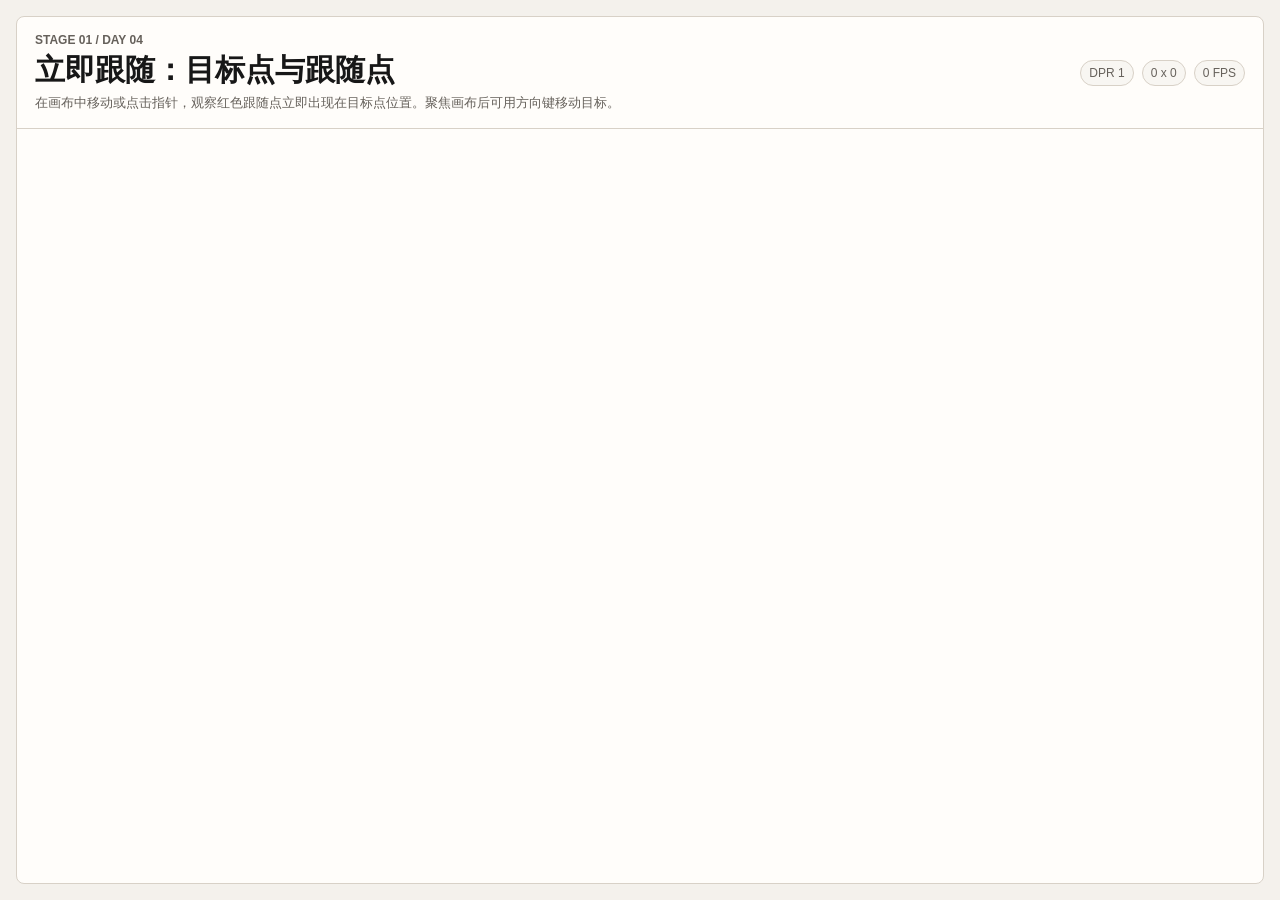
<file: 00-canvas-math-visualizer/04-lerp-easing-smooth-motion/demo/demo.html>
<!DOCTYPE html>
<html lang="zh-CN">

<head>
    <meta charset="UTF-8">
    <meta name="viewport" content="width=device-width, initial-scale=1.0">
    <title>第 1 步：立即跟随</title>
    <link rel="stylesheet" href="./style.css">
</head>

<body>
    <main class="app-shell">
        <section class="canvas-stage" aria-labelledby="demo-title">
            <div class="stage-header">
                <div>
                    <p class="eyebrow">Stage 01 / Day 04</p>
                    <h1 id="demo-title">立即跟随：目标点与跟随点</h1>
                    <p class="stage-hint" id="motionHint">在画布中移动或点击指针，观察红色跟随点立即出现在目标点位置。聚焦画布后可用方向键移动目标。</p>
                </div>
                <div class="status-line">
                    <span id="dprText">DPR 1</span>
                    <span id="sizeText">0 x 0</span>
                    <span id="fpsText">0 FPS</span>
                </div>
            </div>

            <canvas id="motionCanvas" tabindex="0" aria-describedby="motionHint" aria-label="立即跟随的目标点和跟随点可视化">请使用支持 Canvas 的浏览器。</canvas>
        </section>
    </main>
    <script src="./main.js"></script>
</body>

</html>
</file>
<file: 00-canvas-math-visualizer/01-canvas-coordinate-grid/styles.css>
:root {
  color-scheme: light;
  --bg: #f4f1ec;
  --surface: #fffdfa;
  --ink: #171717;
  --muted: #66615b;
  --line: #d8d1c7;
  --axis-x: #c43e3e;
  --axis-y: #286f54;
  --accent: #1d5f8f;
  --point: #d88719;
}

* {
  box-sizing: border-box;
}

body {
  margin: 0;
  min-height: 100vh;
  background: var(--bg);
  color: var(--ink);
  font-family: Inter, "Segoe UI", "Microsoft YaHei", Arial, sans-serif;
}

.app-shell {
  display: grid;
  grid-template-columns: minmax(0, 1fr) 280px;
  gap: 16px;
  min-height: 100vh;
  padding: 16px;
}

.canvas-stage,
.debug-panel {
  border: 1px solid var(--line);
  border-radius: 8px;
  background: var(--surface);
}

.canvas-stage {
  display: grid;
  grid-template-rows: auto minmax(360px, 1fr);
  min-width: 0;
  overflow: hidden;
}

.stage-header {
  display: flex;
  align-items: center;
  justify-content: space-between;
  gap: 16px;
  min-height: 80px;
  padding: 16px 18px;
  border-bottom: 1px solid var(--line);
}

.eyebrow {
  margin: 0 0 6px;
  color: var(--muted);
  font-size: 12px;
  font-weight: 700;
  text-transform: uppercase;
}

h1,
h2 {
  margin: 0;
  letter-spacing: 0;
}

h1 {
  font-size: clamp(20px, 3vw, 30px);
  line-height: 1.1;
}

h2 {
  margin-bottom: 12px;
  font-size: 14px;
}

.status-line {
  display: flex;
  flex-wrap: wrap;
  justify-content: flex-end;
  gap: 8px;
  color: var(--muted);
  font-size: 12px;
  white-space: nowrap;
}

.status-line span {
  padding: 5px 8px;
  border: 1px solid var(--line);
  border-radius: 999px;
  background: #f8f6f2;
}

canvas {
  display: block;
  width: 100%;
  height: 100%;
  min-height: 360px;
  cursor: crosshair;
  touch-action: none;
}

.debug-panel {
  display: flex;
  flex-direction: column;
  gap: 18px;
  padding: 18px;
}

.debug-panel section + section {
  padding-top: 18px;
  border-top: 1px solid var(--line);
}

.value-list {
  display: grid;
  gap: 10px;
  margin: 0;
}

.value-list div {
  display: grid;
  gap: 4px;
}

dt {
  color: var(--muted);
  font-size: 12px;
}

dd {
  margin: 0;
  font-family: "Cascadia Mono", Consolas, monospace;
  font-size: 14px;
}

.toggle-row {
  display: flex;
  align-items: center;
  gap: 10px;
  min-height: 32px;
  color: var(--ink);
  font-size: 14px;
}

.toggle-row input {
  width: 18px;
  height: 18px;
  accent-color: var(--accent);
}

.check-list {
  display: grid;
  gap: 8px;
  margin: 0;
  padding-left: 18px;
  color: var(--muted);
  font-size: 13px;
  line-height: 1.45;
}

@media (max-width: 820px) {
  .app-shell {
    grid-template-columns: 1fr;
  }

  .canvas-stage {
    grid-template-rows: auto minmax(420px, 68vh);
  }

  .debug-panel {
    display: grid;
    grid-template-columns: repeat(3, minmax(0, 1fr));
  }

  .debug-panel section + section {
    padding-top: 0;
    border-top: 0;
  }
}

@media (max-width: 560px) {
  .app-shell {
    padding: 10px;
  }

  .stage-header {
    align-items: flex-start;
    flex-direction: column;
  }

  .status-line {
    justify-content: flex-start;
  }

  .debug-panel {
    grid-template-columns: 1fr;
  }

  .debug-panel section + section {
    padding-top: 16px;
    border-top: 1px solid var(--line);
  }
}
</file>
<file: 00-canvas-math-visualizer/02-vector-basics/styles.css>
:root {
  color-scheme: light;
  --bg: #f4f1ec;
  --surface: #fffdfa;
  --ink: #171717;
  --muted: #66615b;
  --line: #d8d1c7;
  --grid: #e5ded3;
  --axis-x: #c43e3e;
  --axis-y: #286f54;
  --mouse: #1d5f8f;
  --fixed: #7b4bb3;
  --unit: #d88719;
  --projection: #4e768b;
}

* {
  box-sizing: border-box;
}

body {
  margin: 0;
  min-height: 100vh;
  background: var(--bg);
  color: var(--ink);
  font-family: Inter, "Segoe UI", "Microsoft YaHei", Arial, sans-serif;
}

.app-shell {
  display: grid;
  grid-template-columns: minmax(0, 1fr) 300px;
  gap: 16px;
  min-height: 100vh;
  padding: 16px;
}

.canvas-stage,
.debug-panel {
  border: 1px solid var(--line);
  border-radius: 8px;
  background: var(--surface);
}

.canvas-stage {
  display: grid;
  grid-template-rows: auto minmax(420px, 1fr);
  min-width: 0;
  overflow: hidden;
}

.stage-header {
  display: flex;
  align-items: center;
  justify-content: space-between;
  gap: 16px;
  min-height: 80px;
  padding: 16px 18px;
  border-bottom: 1px solid var(--line);
}

.eyebrow {
  margin: 0 0 6px;
  color: var(--muted);
  font-size: 12px;
  font-weight: 700;
  text-transform: uppercase;
}

h1,
h2 {
  margin: 0;
  letter-spacing: 0;
}

h1 {
  font-size: clamp(20px, 3vw, 30px);
  line-height: 1.1;
}

h2 {
  margin-bottom: 12px;
  font-size: 14px;
}

.status-line {
  display: flex;
  flex-wrap: wrap;
  justify-content: flex-end;
  gap: 8px;
  color: var(--muted);
  font-size: 12px;
  white-space: nowrap;
}

.status-line span {
  padding: 5px 8px;
  border: 1px solid var(--line);
  border-radius: 999px;
  background: #f8f6f2;
}

canvas {
  display: block;
  width: 100%;
  height: 100%;
  min-height: 420px;
  cursor: crosshair;
  touch-action: none;
}

.debug-panel {
  display: flex;
  flex-direction: column;
  gap: 18px;
  padding: 18px;
}

.debug-panel section + section {
  padding-top: 18px;
  border-top: 1px solid var(--line);
}

.value-list {
  display: grid;
  gap: 10px;
  margin: 0;
}

.value-list div {
  display: grid;
  gap: 4px;
}

dt {
  color: var(--muted);
  font-size: 12px;
}

dd {
  margin: 0;
  font-family: "Cascadia Mono", Consolas, monospace;
  font-size: 14px;
}

.toggle-row {
  display: flex;
  align-items: center;
  gap: 10px;
  min-height: 32px;
  color: var(--ink);
  font-size: 14px;
}

.toggle-row input {
  width: 18px;
  height: 18px;
  accent-color: var(--mouse);
}

@media (max-width: 860px) {
  .app-shell {
    grid-template-columns: 1fr;
  }

  .canvas-stage {
    grid-template-rows: auto minmax(440px, 68vh);
  }

  .debug-panel {
    display: grid;
    grid-template-columns: repeat(3, minmax(0, 1fr));
  }

  .debug-panel section + section {
    padding-top: 0;
    border-top: 0;
  }
}

@media (max-width: 620px) {
  .app-shell {
    padding: 10px;
  }

  .stage-header {
    align-items: flex-start;
    flex-direction: column;
  }

  .status-line {
    justify-content: flex-start;
  }

  .debug-panel {
    grid-template-columns: 1fr;
  }

  .debug-panel section + section {
    padding-top: 16px;
    border-top: 1px solid var(--line);
  }
}
</file>
<file: 00-canvas-math-visualizer/03-trig-wave-circular-motion/styles.css>
:root {
  color-scheme: light;
  --bg: #f4f1ec;
  --surface: #fffdfa;
  --ink: #171717;
  --muted: #66615b;
  --line: #d8d1c7;
  --grid: #e5ded3;
  --axis: #5f665f;
  --wave: #1d5f8f;
  --circle: #7b4bb3;
  --projection: #d88719;
  --accent: #286f54;
}

* {
  box-sizing: border-box;
}

body {
  margin: 0;
  min-height: 100vh;
  background: var(--bg);
  color: var(--ink);
  font-family: Inter, "Segoe UI", "Microsoft YaHei", Arial, sans-serif;
}

.app-shell {
  display: grid;
  grid-template-columns: minmax(0, 1fr) 320px;
  gap: 16px;
  min-height: 100vh;
  padding: 16px;
}

.canvas-stage,
.debug-panel {
  border: 1px solid var(--line);
  border-radius: 8px;
  background: var(--surface);
}

.canvas-stage {
  display: grid;
  grid-template-rows: auto minmax(440px, 1fr);
  min-width: 0;
  overflow: hidden;
}

.stage-header {
  display: flex;
  align-items: center;
  justify-content: space-between;
  gap: 16px;
  min-height: 80px;
  padding: 16px 18px;
  border-bottom: 1px solid var(--line);
}

.eyebrow {
  margin: 0 0 6px;
  color: var(--muted);
  font-size: 12px;
  font-weight: 700;
  text-transform: uppercase;
}

h1,
h2 {
  margin: 0;
  letter-spacing: 0;
}

h1 {
  font-size: clamp(20px, 3vw, 30px);
  line-height: 1.1;
}

h2 {
  margin-bottom: 12px;
  font-size: 14px;
}

.status-line {
  display: flex;
  flex-wrap: wrap;
  justify-content: flex-end;
  gap: 8px;
  color: var(--muted);
  font-size: 12px;
  white-space: nowrap;
}

.status-line span {
  padding: 5px 8px;
  border: 1px solid var(--line);
  border-radius: 999px;
  background: #f8f6f2;
}

canvas {
  display: block;
  width: 100%;
  height: 100%;
  min-height: 440px;
}

.debug-panel {
  display: flex;
  flex-direction: column;
  gap: 18px;
  padding: 18px;
}

.debug-panel section + section {
  padding-top: 18px;
  border-top: 1px solid var(--line);
}

.control-row {
  display: grid;
  grid-template-columns: 1fr;
  gap: 6px;
  margin-bottom: 14px;
  color: var(--ink);
  font-size: 13px;
}

.control-row input {
  width: 100%;
  accent-color: var(--wave);
}

output,
dd {
  font-family: "Cascadia Mono", Consolas, monospace;
}

output {
  color: var(--muted);
  font-size: 12px;
}

.value-list {
  display: grid;
  gap: 10px;
  margin: 0;
}

.value-list div {
  display: grid;
  gap: 4px;
}

dt {
  color: var(--muted);
  font-size: 12px;
}

dd {
  margin: 0;
  font-size: 14px;
}

.toggle-row {
  display: flex;
  align-items: center;
  gap: 10px;
  min-height: 32px;
  color: var(--ink);
  font-size: 14px;
}

.toggle-row input {
  width: 18px;
  height: 18px;
  accent-color: var(--accent);
}

button {
  width: 100%;
  min-height: 34px;
  margin-top: 10px;
  border: 1px solid var(--line);
  border-radius: 6px;
  background: #f8f6f2;
  color: var(--ink);
  font: inherit;
  cursor: pointer;
}

button:hover {
  border-color: var(--accent);
}

@media (max-width: 900px) {
  .app-shell {
    grid-template-columns: 1fr;
  }

  .canvas-stage {
    grid-template-rows: auto minmax(460px, 68vh);
  }

  .debug-panel {
    display: grid;
    grid-template-columns: repeat(3, minmax(0, 1fr));
  }

  .debug-panel section + section {
    padding-top: 0;
    border-top: 0;
  }
}

@media (max-width: 680px) {
  .app-shell {
    padding: 10px;
  }

  .stage-header {
    align-items: flex-start;
    flex-direction: column;
  }

  .status-line {
    justify-content: flex-start;
  }

  .debug-panel {
    grid-template-columns: 1fr;
  }

  .debug-panel section + section {
    padding-top: 16px;
    border-top: 1px solid var(--line);
  }
}
</file>
<file: 00-canvas-math-visualizer/04-lerp-easing-smooth-motion/styles.css>
:root {
  color-scheme: light;
  --bg: #f4f1ec;
  --surface: #fffdfa;
  --ink: #171717;
  --muted: #66615b;
  --line: #d8d1c7;
  --immediate: #c43e3e;
  --duration: #1d5f8f;
  --smooth: #286f54;
  --curve: #7b4bb3;
}

* {
  box-sizing: border-box;
}

body {
  margin: 0;
  min-height: 100vh;
  background: var(--bg);
  color: var(--ink);
  font-family: Inter, "Segoe UI", "Microsoft YaHei", Arial, sans-serif;
}

.app-shell {
  display: grid;
  grid-template-columns: minmax(0, 1fr) 320px;
  gap: 16px;
  min-height: 100vh;
  padding: 16px;
}

.canvas-stage,
.debug-panel {
  border: 1px solid var(--line);
  border-radius: 8px;
  background: var(--surface);
}

.canvas-stage {
  display: grid;
  grid-template-rows: auto minmax(520px, 1fr);
  min-width: 0;
  overflow: hidden;
}

.stage-header {
  display: flex;
  align-items: center;
  justify-content: space-between;
  gap: 16px;
  min-height: 96px;
  padding: 16px 18px;
  border-bottom: 1px solid var(--line);
}

.eyebrow,
.stage-hint {
  margin: 0;
  color: var(--muted);
}

.eyebrow {
  margin-bottom: 6px;
  font-size: 12px;
  font-weight: 700;
  text-transform: uppercase;
}

.stage-hint {
  margin-top: 8px;
  font-size: 13px;
}

h1,
h2 {
  margin: 0;
}

h1 {
  font-size: clamp(20px, 3vw, 30px);
  line-height: 1.1;
}

h2 {
  margin-bottom: 12px;
  font-size: 14px;
}

.status-line {
  display: flex;
  flex-wrap: wrap;
  justify-content: flex-end;
  gap: 8px;
  color: var(--muted);
  font-size: 12px;
  white-space: nowrap;
}

.status-line span {
  padding: 5px 8px;
  border: 1px solid var(--line);
  border-radius: 999px;
  background: #f8f6f2;
}

canvas {
  display: block;
  width: 100%;
  height: 100%;
  min-height: 520px;
  touch-action: none;
}

.debug-panel {
  display: flex;
  flex-direction: column;
  gap: 18px;
  padding: 18px;
}

.debug-panel section + section {
  padding-top: 18px;
  border-top: 1px solid var(--line);
}

.control-row {
  display: grid;
  grid-template-columns: 1fr;
  gap: 6px;
  margin-bottom: 14px;
  font-size: 13px;
}

.control-row input,
.control-row select {
  width: 100%;
  accent-color: var(--duration);
}

.control-row select {
  min-height: 34px;
  padding: 4px 8px;
  border: 1px solid var(--line);
  border-radius: 5px;
  background: #fff;
  color: var(--ink);
}

output,
dd {
  font-family: "Cascadia Mono", Consolas, monospace;
}

output {
  color: var(--muted);
  font-size: 12px;
}

.value-list {
  display: grid;
  gap: 10px;
  margin: 0;
}

.value-list div {
  display: grid;
  gap: 4px;
}

dt {
  color: var(--muted);
  font-size: 12px;
}

dd {
  margin: 0;
  font-size: 14px;
}

.toggle-row {
  display: flex;
  align-items: center;
  gap: 10px;
  min-height: 32px;
  font-size: 14px;
}

.toggle-row input {
  width: 18px;
  height: 18px;
  accent-color: var(--smooth);
}

button {
  width: 100%;
  min-height: 34px;
  margin-top: 10px;
  border: 1px solid var(--line);
  border-radius: 6px;
  background: #f8f6f2;
  color: var(--ink);
  font: inherit;
  cursor: pointer;
}

button:hover {
  border-color: var(--smooth);
}

.legend p {
  display: flex;
  align-items: center;
  gap: 8px;
  margin: 8px 0;
  font-size: 13px;
}

.swatch {
  width: 10px;
  height: 10px;
  border-radius: 50%;
}

.swatch-immediate {
  background: var(--immediate);
}

.swatch-duration {
  background: var(--duration);
}

.swatch-smooth {
  background: var(--smooth);
}

@media (max-width: 900px) {
  .app-shell {
    grid-template-columns: 1fr;
  }

  .canvas-stage {
    grid-template-rows: auto 620px;
  }

  .debug-panel {
    display: grid;
    grid-template-columns: repeat(2, minmax(0, 1fr));
  }

  .debug-panel section + section {
    padding-top: 0;
    border-top: 0;
  }
}

@media (max-width: 620px) {
  .app-shell {
    padding: 10px;
  }

  .stage-header {
    align-items: flex-start;
    flex-direction: column;
  }

  .status-line {
    justify-content: flex-start;
  }

  .canvas-stage {
    grid-template-rows: auto 560px;
  }

  .debug-panel {
    grid-template-columns: 1fr;
  }

  .debug-panel section + section {
    padding-top: 16px;
    border-top: 1px solid var(--line);
  }
}
</file>
<file: 00-canvas-math-visualizer/04-lerp-easing-smooth-motion/demo/style.css>
:root {
  color-scheme: light;
  --bg: #f4f1ec;
  --surface: #fffdfa;
  --ink: #171717;
  --muted: #66615b;
  --line: #d8d1c7;
  --immediate: #c43e3e;
  --duration: #1d5f8f;
  --smooth: #286f54;
  --curve: #7b4bb3;
}

* {
  box-sizing: border-box;
}

body {
  margin: 0;
  min-height: 100vh;
  background: var(--bg);
  color: var(--ink);
  font-family: Inter, "Segoe UI", "Microsoft YaHei", Arial, sans-serif;
}

.app-shell {
  display: grid;
  grid-template-columns: minmax(0, 1fr);
  gap: 16px;
  min-height: 100vh;
  padding: 16px;
}

.canvas-stage,
.debug-panel {
  border: 1px solid var(--line);
  border-radius: 8px;
  background: var(--surface);
}

.canvas-stage {
  display: grid;
  grid-template-rows: auto minmax(520px, 1fr);
  min-width: 0;
  overflow: hidden;
}

.stage-header {
  display: flex;
  align-items: center;
  justify-content: space-between;
  gap: 16px;
  min-height: 96px;
  padding: 16px 18px;
  border-bottom: 1px solid var(--line);
}

.eyebrow,
.stage-hint {
  margin: 0;
  color: var(--muted);
}

.eyebrow {
  margin-bottom: 6px;
  font-size: 12px;
  font-weight: 700;
  text-transform: uppercase;
}

.stage-hint {
  margin-top: 8px;
  font-size: 13px;
}

h1,
h2 {
  margin: 0;
}

h1 {
  font-size: clamp(20px, 3vw, 30px);
  line-height: 1.1;
}

h2 {
  margin-bottom: 12px;
  font-size: 14px;
}

.status-line {
  display: flex;
  flex-wrap: wrap;
  justify-content: flex-end;
  gap: 8px;
  color: var(--muted);
  font-size: 12px;
  white-space: nowrap;
}

.status-line span {
  padding: 5px 8px;
  border: 1px solid var(--line);
  border-radius: 999px;
  background: #f8f6f2;
}

canvas {
  display: block;
  width: 100%;
  height: 100%;
  min-height: 520px;
  touch-action: none;
}
</file>
